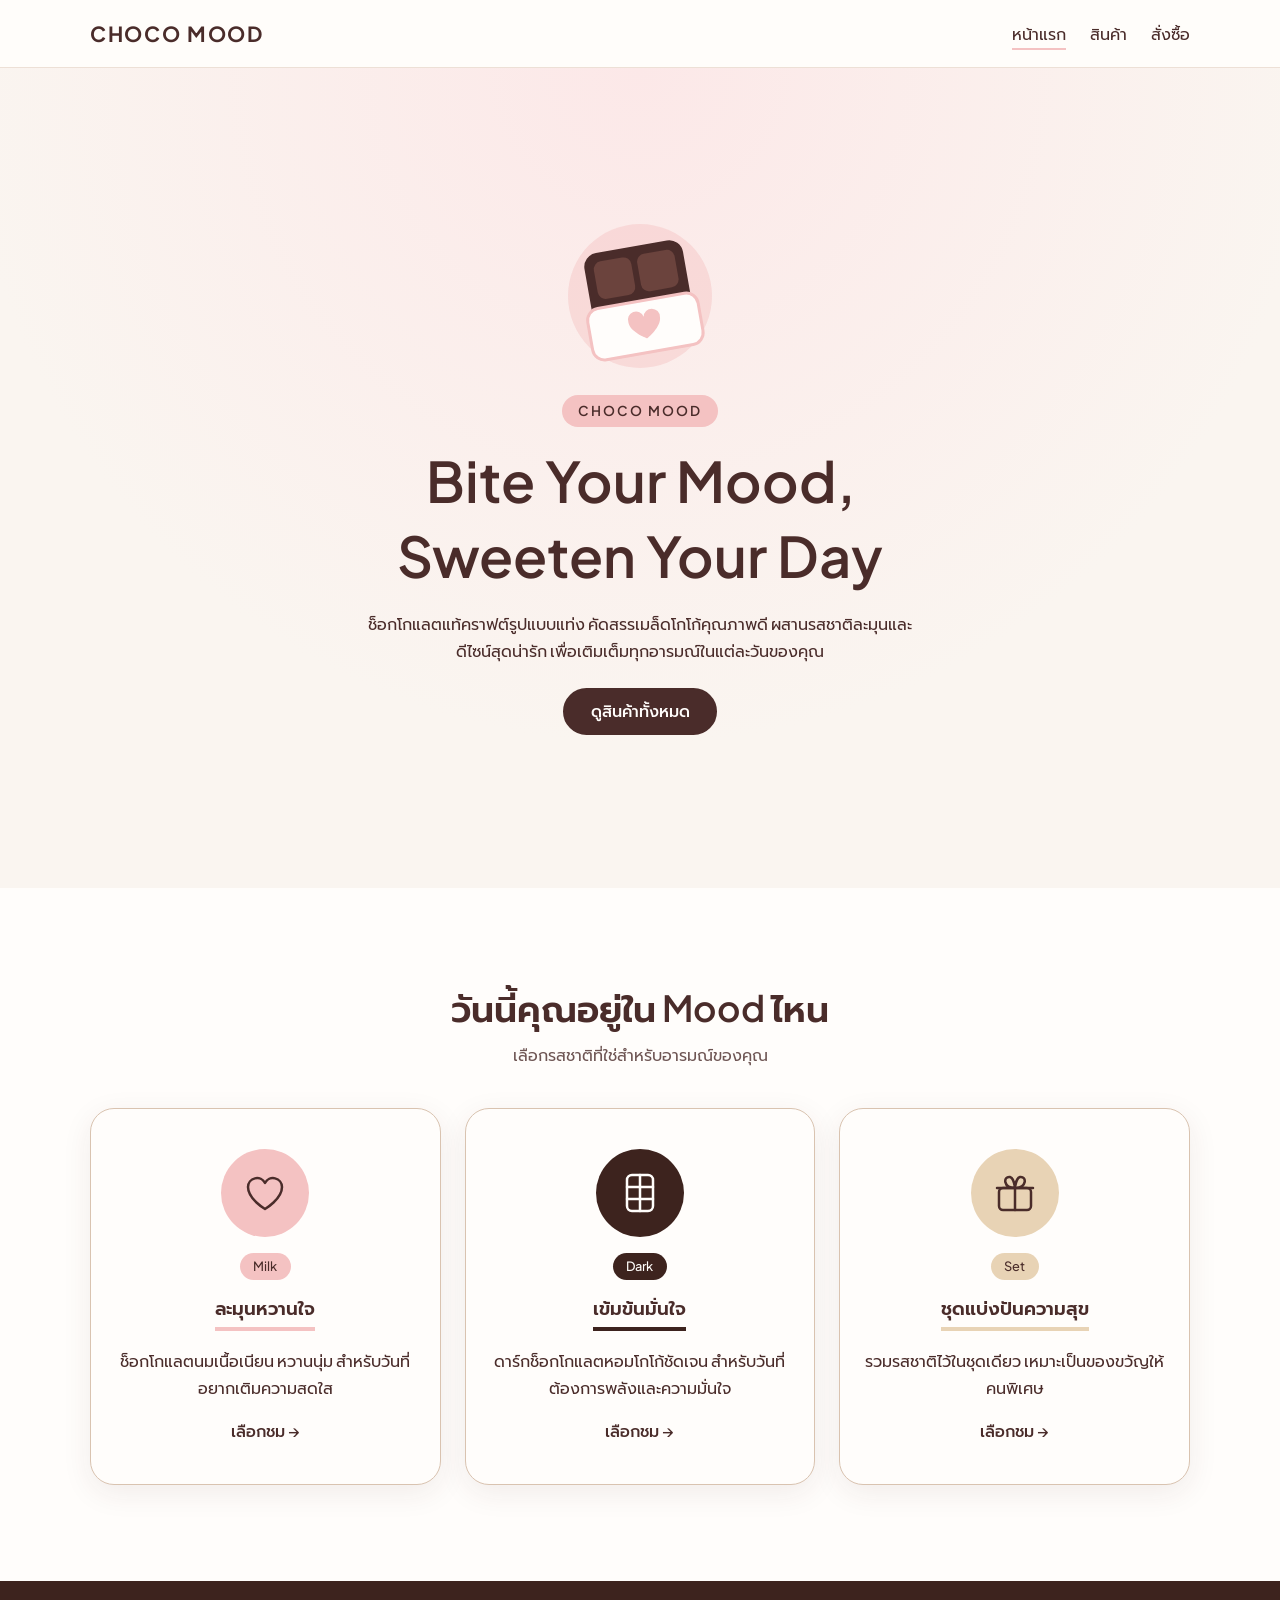
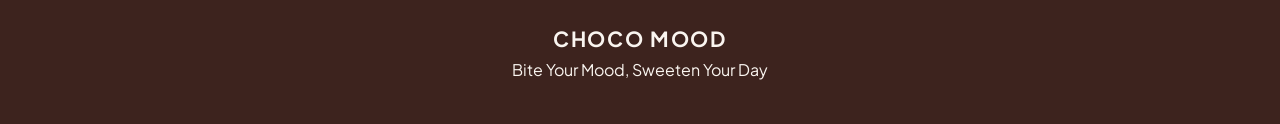
<file: index.html>
<!DOCTYPE html>
<html lang="th">
<head>
  <meta charset="UTF-8">
  <meta name="viewport" content="width=device-width, initial-scale=1.0">
  <title>CHOCO MOOD | Bite Your Mood, Sweeten Your Day</title>
  <meta name="description" content="ช็อกโกแลตแท้คราฟต์รูปแบบแท่ง คัดสรรเมล็ดโกโก้คุณภาพดี ผสานรสชาติละมุนและดีไซน์สุดน่ารัก เพื่อเติมเต็มทุกอารมณ์ในแต่ละวันของคุณ">
  <link rel="stylesheet" href="style.css">
  <style>
    .nav-links a[aria-current="page"] { border-color: var(--pink); }
    .hero { display: flex; align-items: center; min-height: calc(100vh - 80px); min-height: calc(100svh - 80px); padding-block: var(--space-4); }
    .hero-badge { display: inline-block; margin-bottom: var(--space-2); padding: 0.25rem 1rem; font-size: 0.85rem; font-weight: 600; letter-spacing: 0.15em; background: var(--pink); border-radius: var(--radius-pill); }
    .hero h1 { max-width: 16ch; margin-inline: auto; text-wrap: balance; }
    .hero-art { display: block; width: min(220px, 55%); margin: 0 auto var(--space-3); }
    .mood-grid { display: grid; grid-template-columns: repeat(auto-fit, minmax(min(100%, 260px), 1fr)); gap: var(--space-3); }
    .mood-card { display: flex; flex-direction: column; align-items: center; gap: var(--space-2); padding: var(--space-4) var(--space-3); text-align: center; background: var(--white); border: 1px solid #D9C3B0; border-radius: var(--radius); box-shadow: var(--shadow); transition: transform 0.25s, box-shadow 0.25s; }
    .mood-card:hover { transform: translateY(-6px); box-shadow: var(--shadow-hover); border-color: var(--accent); }
    .mood-card--milk { --accent: #F4C2C2; --on-accent: #4A2C2A; }
    .mood-card--dark { --accent: #3D231E; --on-accent: #FFFDFB; }
    .mood-card--set { --accent: #E8D3B5; --on-accent: #4A2C2A; }
    .mood-icon { display: grid; place-items: center; width: 88px; height: 88px; background: var(--accent); color: var(--on-accent); border-radius: 50%; }
    .mood-icon svg { width: 48px; height: 48px; }
    .mood-card .tag { color: var(--on-accent); background: var(--accent); }
    .mood-card h3 { padding-bottom: 6px; border-bottom: 4px solid var(--accent); }
    .mood-more { margin-top: auto; font-weight: 500; }
  </style>
</head>
<body>
  <header class="header">
    <nav class="container nav">
      <a class="logo" href="index.html">CHOCO MOOD</a>
      <ul class="nav-links">
        <li><a href="index.html" aria-current="page">หน้าแรก</a></li>
        <li><a href="product.html">สินค้า</a></li>
        <li><a href="order.html">สั่งซื้อ</a></li>
      </ul>
    </nav>
  </header>

  <main>
    <section class="hero">
      <div class="container">
        <svg class="hero-art" viewBox="0 0 220 150" aria-hidden="true">
          <circle cx="110" cy="75" r="72" fill="#F4C2C2" opacity="0.45"/>
          <g transform="rotate(-10 110 75)">
            <rect x="60" y="25" width="100" height="100" rx="14" fill="#4A2C2A"/>
            <g fill="#6B433D">
              <rect x="69" y="34" width="38" height="38" rx="8"/><rect x="113" y="34" width="38" height="38" rx="8"/>
            </g>
            <rect x="54" y="80" width="112" height="52" rx="12" fill="#FFFDFB" stroke="#F4C2C2" stroke-width="3"/>
            <path d="M110 118s-16-9-16-19a8 8 0 0 1 16-3 8 8 0 0 1 16 3c0 10-16 19-16 19Z" fill="#F4C2C2"/>
          </g>
        </svg>
        <span class="hero-badge">CHOCO MOOD</span>
        <h1>Bite Your Mood, Sweeten Your Day</h1>
        <p>ช็อกโกแลตแท้คราฟต์รูปแบบแท่ง คัดสรรเมล็ดโกโก้คุณภาพดี ผสานรสชาติละมุนและดีไซน์สุดน่ารัก เพื่อเติมเต็มทุกอารมณ์ในแต่ละวันของคุณ</p>
        <a class="btn" href="product.html">ดูสินค้าทั้งหมด</a>
      </div>
    </section>

    <section class="section section--white">
      <div class="container">
        <div class="section-title">
          <h2>วันนี้คุณอยู่ใน Mood ไหน</h2>
          <p>เลือกรสชาติที่ใช่สำหรับอารมณ์ของคุณ</p>
        </div>
        <div class="mood-grid">
          <a class="mood-card mood-card--milk" href="product.html?mood=Milk">
            <span class="mood-icon" aria-hidden="true">
              <svg viewBox="0 0 48 48" fill="none" stroke="currentColor" stroke-width="2.5" stroke-linecap="round" stroke-linejoin="round">
                <path d="M24 40S7 30 7 18a9 9 0 0 1 17-4 9 9 0 0 1 17 4c0 12-17 22-17 22Z"/>
              </svg>
            </span>
            <span class="tag">Milk</span>
            <h3>ละมุนหวานใจ</h3>
            <p>ช็อกโกแลตนมเนื้อเนียน หวานนุ่ม สำหรับวันที่อยากเติมความสดใส</p>
            <span class="mood-more">เลือกชม →</span>
          </a>
          <a class="mood-card mood-card--dark" href="product.html?mood=Dark">
            <span class="mood-icon" aria-hidden="true">
              <svg viewBox="0 0 48 48" fill="none" stroke="currentColor" stroke-width="2.5" stroke-linecap="round" stroke-linejoin="round">
                <rect x="11" y="6" width="26" height="36" rx="5"/><path d="M24 6v36M11 18h26M11 30h26"/>
              </svg>
            </span>
            <span class="tag">Dark</span>
            <h3>เข้มข้นมั่นใจ</h3>
            <p>ดาร์กช็อกโกแลตหอมโกโก้ชัดเจน สำหรับวันที่ต้องการพลังและความมั่นใจ</p>
            <span class="mood-more">เลือกชม →</span>
          </a>
          <a class="mood-card mood-card--set" href="product.html?mood=Set">
            <span class="mood-icon" aria-hidden="true">
              <svg viewBox="0 0 48 48" fill="none" stroke="currentColor" stroke-width="2.5" stroke-linecap="round" stroke-linejoin="round">
                <rect x="8" y="19" width="32" height="22" rx="4"/><path d="M6 19h36M24 19v22M24 19c-12 0-12-12-5-11 4 1 5 11 5 11Zm0 0c12 0 12-12 5-11-4 1-5 11-5 11Z"/>
              </svg>
            </span>
            <span class="tag">Set</span>
            <h3>ชุดแบ่งปันความสุข</h3>
            <p>รวมรสชาติไว้ในชุดเดียว เหมาะเป็นของขวัญให้คนพิเศษ</p>
            <span class="mood-more">เลือกชม →</span>
          </a>
        </div>
      </div>
    </section>
  </main>

  <footer class="footer">
    <p class="logo">CHOCO MOOD</p>
    <p>Bite Your Mood, Sweeten Your Day</p>
  </footer>

  <script src="script.js"></script>
</body>
</html>
</file>
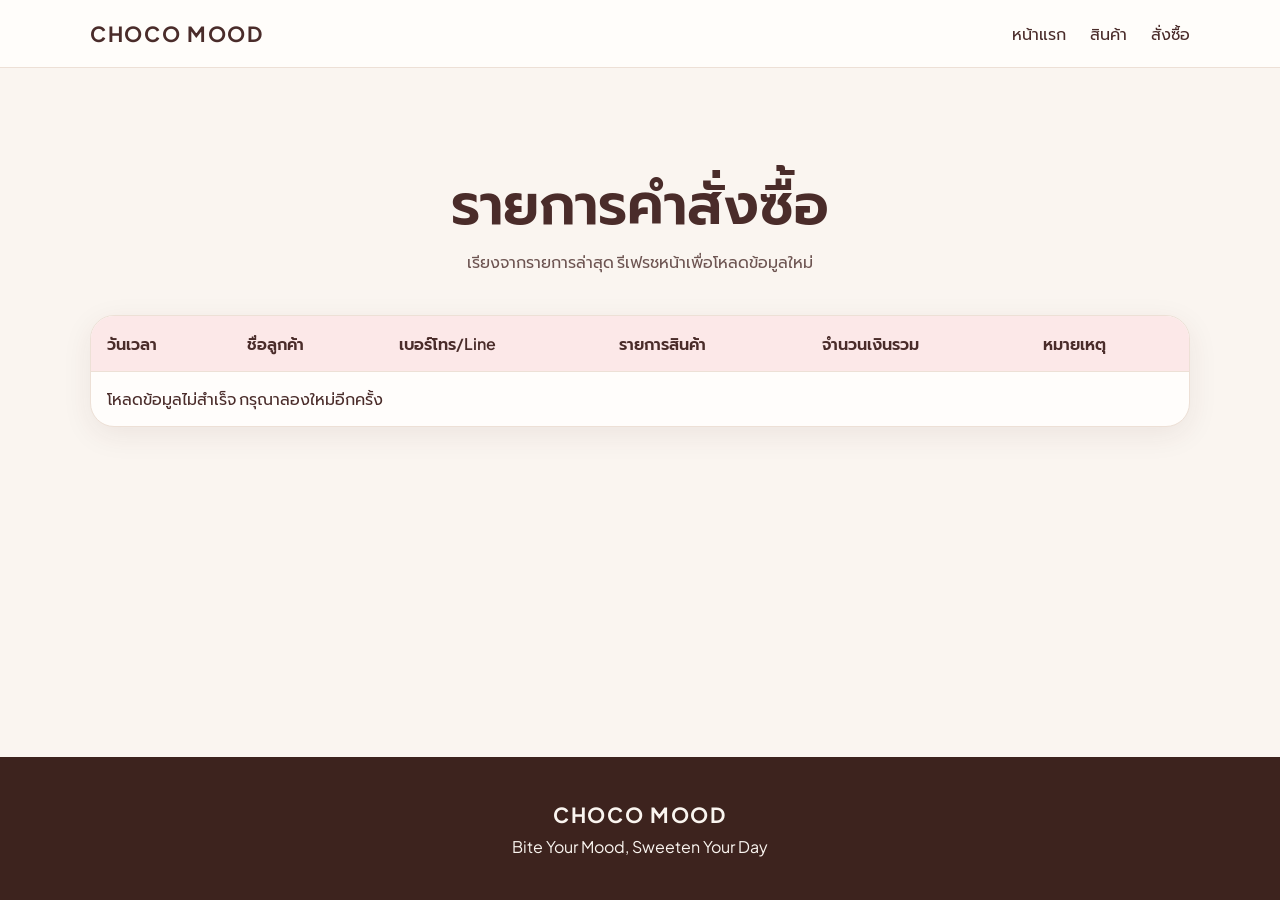
<file: admin.html>
<!DOCTYPE html>
<html lang="th">
<head>
  <meta charset="UTF-8">
  <meta name="viewport" content="width=device-width, initial-scale=1.0">
  <title>รายการคำสั่งซื้อ | CHOCO MOOD</title>
  <meta name="robots" content="noindex, nofollow">
  <link rel="stylesheet" href="style.css">
  <style>
    .nav-links a[aria-current="page"] { border-color: var(--pink); }
    body { display: flex; flex-direction: column; min-height: 100vh; }
    .footer { margin-top: auto; }
    .table-wrap { overflow-x: auto; background: var(--white); border: 1px solid var(--line); border-radius: var(--radius); box-shadow: var(--shadow); }
    #ordersTable { width: 100%; min-width: 820px; border-collapse: collapse; }
    #ordersTable th, #ordersTable td { padding: 0.85rem 1rem; text-align: left; vertical-align: top; border-bottom: 1px solid var(--line); }
    #ordersTable th { background: var(--pink-soft); font-weight: 600; white-space: nowrap; }
    #ordersTable td { white-space: pre-line; }
    #ordersTable tbody tr:last-child td { border-bottom: 0; }
    #ordersTable tbody tr:hover { background: var(--cream); }
  </style>
</head>
<body>
  <header class="header">
    <nav class="container nav">
      <a class="logo" href="index.html">CHOCO MOOD</a>
      <ul class="nav-links">
        <li><a href="index.html">หน้าแรก</a></li>
        <li><a href="product.html">สินค้า</a></li>
        <li><a href="order.html">สั่งซื้อ</a></li>
      </ul>
    </nav>
  </header>

  <main>
    <section class="section">
      <div class="container">
        <div class="section-title">
          <h1>รายการคำสั่งซื้อ</h1>
          <p>เรียงจากรายการล่าสุด รีเฟรชหน้าเพื่อโหลดข้อมูลใหม่</p>
        </div>
        <div class="table-wrap">
          <table id="ordersTable">
            <thead>
              <tr>
              <th scope="col">วันเวลา</th>
              <th scope="col">ชื่อลูกค้า</th>
              <th scope="col">เบอร์โทร/Line</th>
              <th scope="col">รายการสินค้า</th>
              <th scope="col">จำนวนเงินรวม</th>
              <th scope="col">หมายเหตุ</th>
              </tr>
            </thead>
            <tbody></tbody>
          </table>
        </div>
      </div>
    </section>
  </main>

  <footer class="footer">
    <p class="logo">CHOCO MOOD</p>
    <p>Bite Your Mood, Sweeten Your Day</p>
  </footer>

  <script src="script.js"></script>
</body>
</html>
</file>
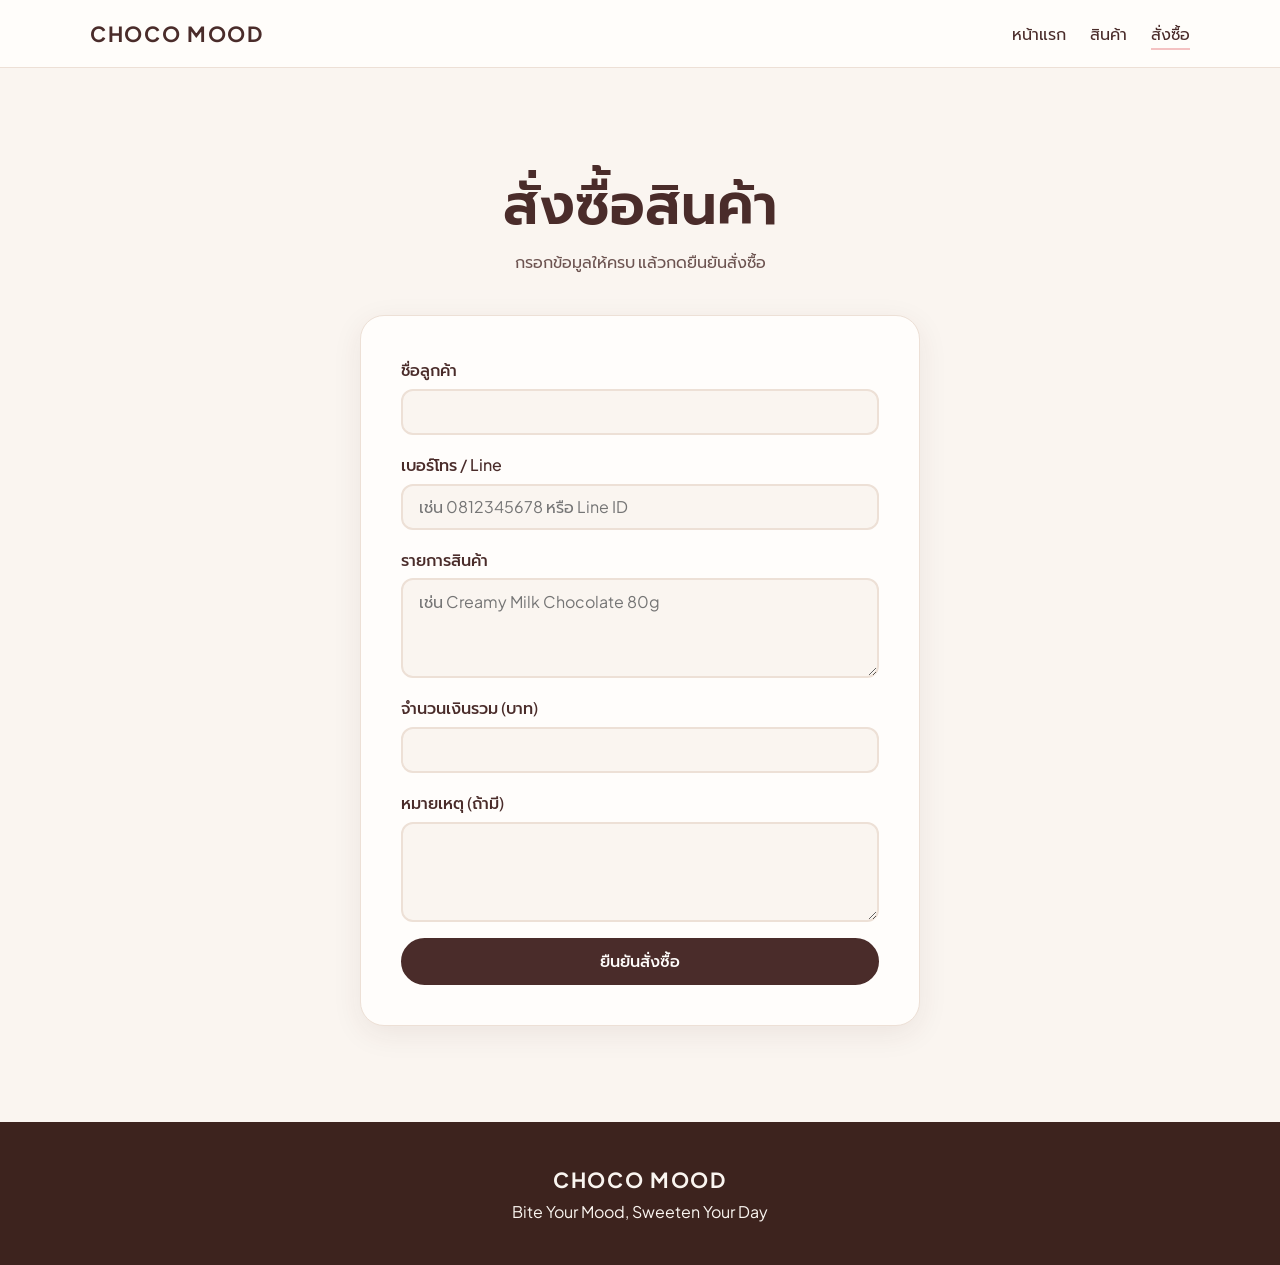
<file: order.html>
<!DOCTYPE html>
<html lang="th">
<head>
  <meta charset="UTF-8">
  <meta name="viewport" content="width=device-width, initial-scale=1.0">
  <title>สั่งซื้อ | CHOCO MOOD</title>
  <link rel="stylesheet" href="style.css">
  <style>
    .nav-links a[aria-current="page"] { border-color: var(--pink); }
    body { display: flex; flex-direction: column; min-height: 100vh; }
    .footer { margin-top: auto; }

  </style>
</head>
<body>
  <header class="header">
    <nav class="container nav">
      <a class="logo" href="index.html">CHOCO MOOD</a>
      <ul class="nav-links">
        <li><a href="index.html">หน้าแรก</a></li>
        <li><a href="product.html">สินค้า</a></li>
        <li><a href="order.html" aria-current="page">สั่งซื้อ</a></li>
      </ul>
    </nav>
  </header>

  <main>
    <section class="section">
      <div class="container">
        <div class="section-title">
          <h1>สั่งซื้อสินค้า</h1>
          <p>กรอกข้อมูลให้ครบ แล้วกดยืนยันสั่งซื้อ</p>
        </div>
        <form id="orderForm" class="form">
          <div class="field">
            <label for="customerName">ชื่อลูกค้า</label>
            <input type="text" id="customerName" name="customerName" autocomplete="name" required>
          </div>
          <div class="field">
            <label for="contact">เบอร์โทร / Line</label>
            <input type="text" id="contact" name="contact" placeholder="เช่น 0812345678 หรือ Line ID" required>
          </div>
          <div class="field">
            <label for="items">รายการสินค้า</label>
            <textarea id="items" name="items" placeholder="เช่น Creamy Milk Chocolate 80g" required></textarea>
          </div>
          <div class="field">
            <label for="total">จำนวนเงินรวม (บาท)</label>
            <input type="number" id="total" name="total" min="0" step="any" inputmode="decimal" required>
          </div>
          <div class="field">
            <label for="note">หมายเหตุ (ถ้ามี)</label>
            <textarea id="note" name="note"></textarea>
          </div>
          <button type="submit" class="btn btn--block">ยืนยันสั่งซื้อ</button>
        </form>
      </div>
    </section>
  </main>

  <footer class="footer">
    <p class="logo">CHOCO MOOD</p>
    <p>Bite Your Mood, Sweeten Your Day</p>
  </footer>

  <script src="script.js"></script>
</body>
</html>
</file>
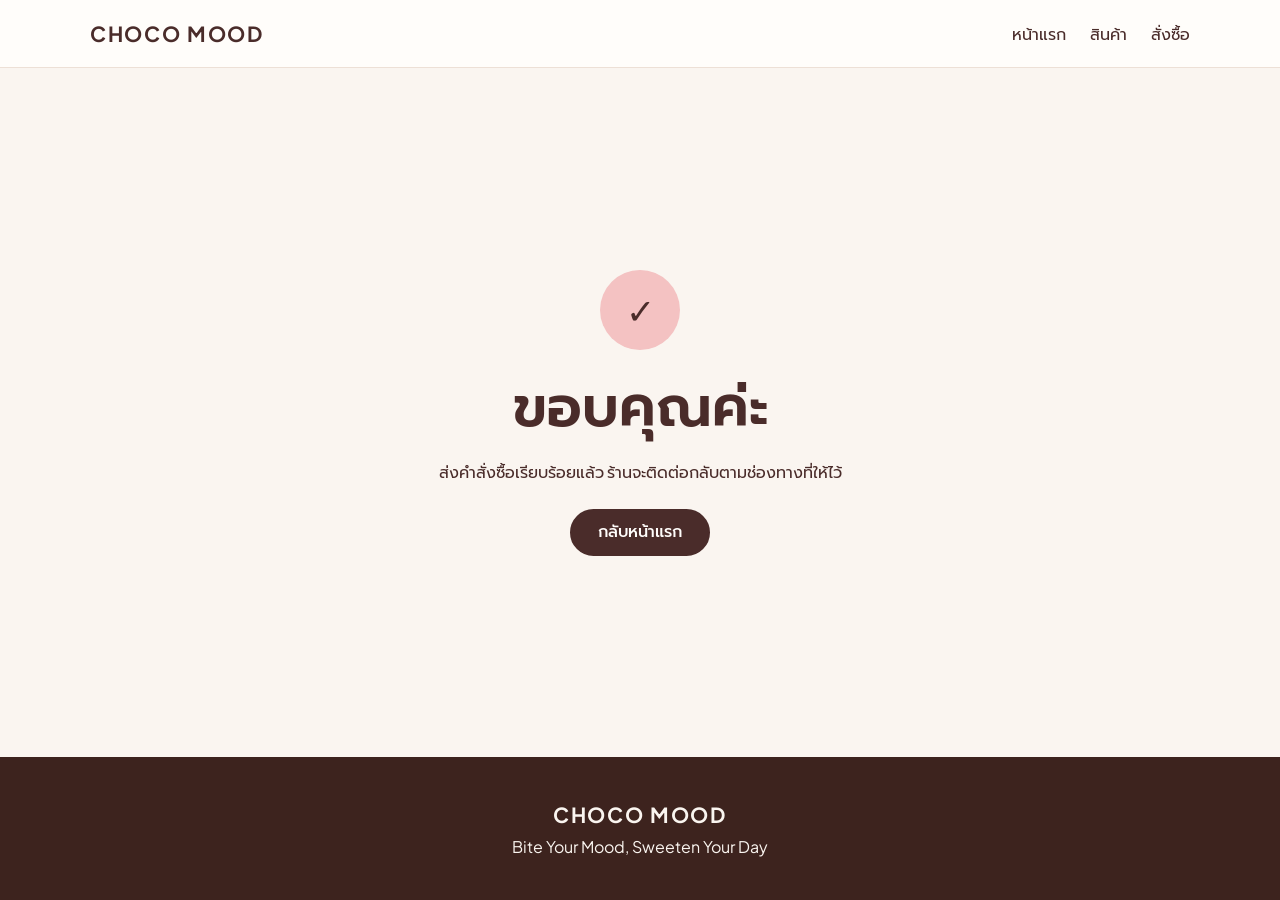
<file: thankyou.html>
<!DOCTYPE html>
<html lang="th">
<head>
  <meta charset="UTF-8">
  <meta name="viewport" content="width=device-width, initial-scale=1.0">
  <title>ขอบคุณสำหรับคำสั่งซื้อ | CHOCO MOOD</title>
  <meta name="robots" content="noindex, nofollow">
  <link rel="stylesheet" href="style.css">
  <style>
    .nav-links a[aria-current="page"] { border-color: var(--pink); }
    body { display: flex; flex-direction: column; min-height: 100vh; }
    .footer { margin-top: auto; }
    main { display: grid; place-items: center; flex: 1; padding-block: var(--space-4); }
    .thanks { max-width: 520px; text-align: center; }
    .thanks p { margin-block: var(--space-2) var(--space-3); }
    .thanks-icon { display: grid; place-items: center; width: 80px; height: 80px; margin: 0 auto var(--space-2); font-size: 2.2rem; background: var(--pink); border-radius: 50%; }
  </style>
</head>
<body>
  <header class="header">
    <nav class="container nav">
      <a class="logo" href="index.html">CHOCO MOOD</a>
      <ul class="nav-links">
        <li><a href="index.html">หน้าแรก</a></li>
        <li><a href="product.html">สินค้า</a></li>
        <li><a href="order.html">สั่งซื้อ</a></li>
      </ul>
    </nav>
  </header>

  <main>
    <div class="container thanks">
      <span class="thanks-icon" aria-hidden="true">✓</span>
      <h1>ขอบคุณค่ะ</h1>
      <p>ส่งคำสั่งซื้อเรียบร้อยแล้ว ร้านจะติดต่อกลับตามช่องทางที่ให้ไว้</p>
      <a class="btn" href="index.html">กลับหน้าแรก</a>
    </div>
  </main>

  <footer class="footer">
    <p class="logo">CHOCO MOOD</p>
    <p>Bite Your Mood, Sweeten Your Day</p>
  </footer>

  <script src="script.js"></script>
</body>
</html>
</file>
<file: style.css>
/* =========================================
   CHOCO MOOD SHOP : ธีมกลางสำหรับทุกหน้า
   ========================================= */
@import url("https://fonts.googleapis.com/css2?family=Plus+Jakarta+Sans:wght@400;500;600;700&family=Prompt:wght@300;400;500;600&display=swap");

:root {
  --cream: #FAF5F0;
  --white: #FFFDFB;
  --choco: #4A2C2A;
  --cocoa: #3D231E;
  --pink: #F4C2C2;
  --pink-soft: #FCE8E8;
  --line: #EDE0D6;

  --font: "Plus Jakarta Sans", "Prompt", sans-serif;
  --radius-sm: 12px;
  --radius: 24px;
  --radius-pill: 999px;
  --shadow: 0 8px 30px rgba(74, 44, 42, 0.08);
  --shadow-hover: 0 14px 40px rgba(74, 44, 42, 0.14);
  --space-1: 0.5rem;
  --space-2: 1rem;
  --space-3: 1.5rem;
  --space-4: 2.5rem;
  --space-5: clamp(3rem, 8vw, 6rem);
}

/* ---------- พื้นฐาน ---------- */
*, *::before, *::after { box-sizing: border-box; margin: 0; padding: 0; }
html { scroll-behavior: smooth; }
body {
  font-family: var(--font);
  background: var(--cream);
  color: var(--choco);
  line-height: 1.7;
}
img { display: block; max-width: 100%; }
a { color: inherit; text-decoration: none; }
h1, h2, h3 { line-height: 1.35; font-weight: 600; }
h1 { font-size: clamp(2rem, 6vw, 3.5rem); }
h2 { font-size: clamp(1.5rem, 4vw, 2.25rem); }
h3 { font-size: 1.15rem; }
:focus-visible { outline: 3px solid var(--choco); outline-offset: 3px; }

/* ---------- โครงหน้า ---------- */
.container { width: min(1100px, 100% - 2.5rem); margin-inline: auto; }
.section { padding-block: var(--space-5); }
.section--white { background: var(--white); }
.section-title { text-align: center; margin-bottom: var(--space-4); }
.section-title p { opacity: 0.8; margin-top: var(--space-1); }

/* ---------- แถบเมนู ---------- */
.header {
  position: sticky;
  top: 0;
  z-index: 10;
  background: rgba(255, 253, 251, 0.92);
  backdrop-filter: blur(10px);
  border-bottom: 1px solid var(--line);
}
.nav {
  display: flex;
  flex-wrap: wrap;
  align-items: center;
  justify-content: space-between;
  gap: var(--space-2);
  padding-block: var(--space-2);
}
.logo { font-size: 1.3rem; font-weight: 700; letter-spacing: 0.08em; }
.nav-links { display: flex; gap: var(--space-3); list-style: none; }
.nav-links a { padding-bottom: 4px; border-bottom: 2px solid transparent; }
.nav-links a:hover { border-color: var(--pink); }

/* ---------- Hero ---------- */
.hero {
  padding-block: var(--space-5);
  text-align: center;
  background: radial-gradient(circle at top, var(--pink-soft), var(--cream) 65%);
}
.hero p { max-width: 34rem; margin: var(--space-2) auto var(--space-3); }

/* ---------- ปุ่ม ---------- */
.btn {
  display: inline-flex;
  align-items: center;
  justify-content: center;
  gap: var(--space-1);
  min-height: 46px;
  padding: 0.6rem 1.6rem;
  font: 500 1rem var(--font);
  color: var(--white);
  background: var(--choco);
  border: 2px solid var(--choco);
  border-radius: var(--radius-pill);
  cursor: pointer;
  transition: transform 0.2s, box-shadow 0.2s, background 0.2s;
}
.btn:hover { transform: translateY(-2px); box-shadow: var(--shadow); background: var(--cocoa); }
.btn--pink { color: var(--choco); background: var(--pink); border-color: var(--pink); }
.btn--pink:hover { background: var(--pink-soft); }
.btn--outline { color: var(--choco); background: transparent; }
.btn--outline:hover { color: var(--white); }
.btn--block { width: 100%; }
.btn:disabled { opacity: 0.5; cursor: not-allowed; transform: none; box-shadow: none; }

/* ---------- สีประจำสินค้า ---------- */
[data-id="choco-milk-80"] {
  --sku: #F4C2C2;
  --sku-soft: #FDEEEA;
  --sku-text: #4A2C2A;
}
[data-id="choco-dark-70-80"] {
  --sku: #3D231E;
  --sku-soft: #EFE4DE;
  --sku-text: #FFFDFB;
}

/* ---------- การ์ดสินค้า ---------- */
.product-grid {
  display: grid;
  grid-template-columns: repeat(auto-fit, minmax(min(100%, 280px), 360px));
  justify-content: center;
  gap: var(--space-4);
}
.product-card {
  display: flex;
  flex-direction: column;
  overflow: hidden;
  background: var(--white);
  border: 2px solid var(--sku, var(--line));
  border-radius: var(--radius);
  box-shadow: var(--shadow);
  transition: transform 0.25s, box-shadow 0.25s;
}
.product-card:hover { transform: translateY(-6px); box-shadow: var(--shadow-hover); }
.product-image {
  width: 100%;
  aspect-ratio: 1;
  object-fit: cover;
  background: var(--sku-soft, var(--pink-soft));
}
.product-body {
  display: flex;
  flex: 1;
  flex-direction: column;
  align-items: flex-start;
  gap: var(--space-1);
  padding: var(--space-3);
}
.tag {
  padding: 0.15rem 0.85rem;
  font-size: 0.8rem;
  font-weight: 500;
  color: var(--sku-text, var(--choco));
  background: var(--sku, var(--pink));
  border-radius: var(--radius-pill);
}
.product-size { font-size: 0.9rem; opacity: 0.75; }
.product-footer {
  display: flex;
  flex-wrap: wrap;
  align-items: center;
  justify-content: space-between;
  gap: var(--space-2);
  width: 100%;
  margin-top: auto;
  padding-top: var(--space-2);
}
.price { font-size: 1.4rem; font-weight: 700; }
.product-card .btn { color: var(--sku-text, var(--white)); background: var(--sku, var(--choco)); border-color: var(--sku, var(--choco)); }
.product-card .btn:hover { filter: brightness(1.08); }

/* ---------- ปุ่มเลือกสินค้า ---------- */
.options { display: flex; flex-wrap: wrap; gap: var(--space-1); }
.option {
  min-height: 44px;
  padding: 0.5rem 1.2rem;
  font: 500 0.95rem var(--font);
  color: var(--choco);
  background: var(--white);
  border: 2px solid var(--sku, var(--pink));
  border-radius: var(--radius-pill);
  cursor: pointer;
}
.option.is-active, .option[aria-pressed="true"] {
  color: var(--sku-text, var(--choco));
  background: var(--sku, var(--pink));
}

/* ---------- ฟอร์มสั่งซื้อ ---------- */
.form {
  display: grid;
  gap: var(--space-2);
  max-width: 560px;
  margin-inline: auto;
  padding: clamp(1.25rem, 5vw, 2.5rem);
  background: var(--white);
  border: 1px solid var(--line);
  border-radius: var(--radius);
  box-shadow: var(--shadow);
}
.field { display: grid; gap: 0.35rem; }
.field label { font-weight: 500; }
.field input, .field select, .field textarea {
  width: 100%;
  min-height: 46px;
  padding: 0.65rem 1rem;
  font: 400 1rem var(--font);
  color: var(--choco);
  background: var(--cream);
  border: 2px solid var(--line);
  border-radius: var(--radius-sm);
}
.field textarea { min-height: 100px; resize: vertical; }
.field input:focus, .field select:focus, .field textarea:focus {
  outline: none;
  border-color: var(--choco);
  box-shadow: 0 0 0 4px var(--pink-soft);
}
.form-message { text-align: center; font-weight: 500; }

/* ---------- Footer ---------- */
.footer {
  padding: var(--space-4) var(--space-2);
  text-align: center;
  color: var(--cream);
  background: var(--cocoa);
}

/* ---------- Responsive ---------- */
@media (max-width: 600px) {
  .nav { justify-content: center; }
  .nav-links { gap: var(--space-2); font-size: 0.95rem; }
  .product-grid { gap: var(--space-3); }
  .hero .btn { width: 100%; }
}

@media (prefers-reduced-motion: reduce) {
  html { scroll-behavior: auto; }
  * { transition: none !important; }
}
</file>
